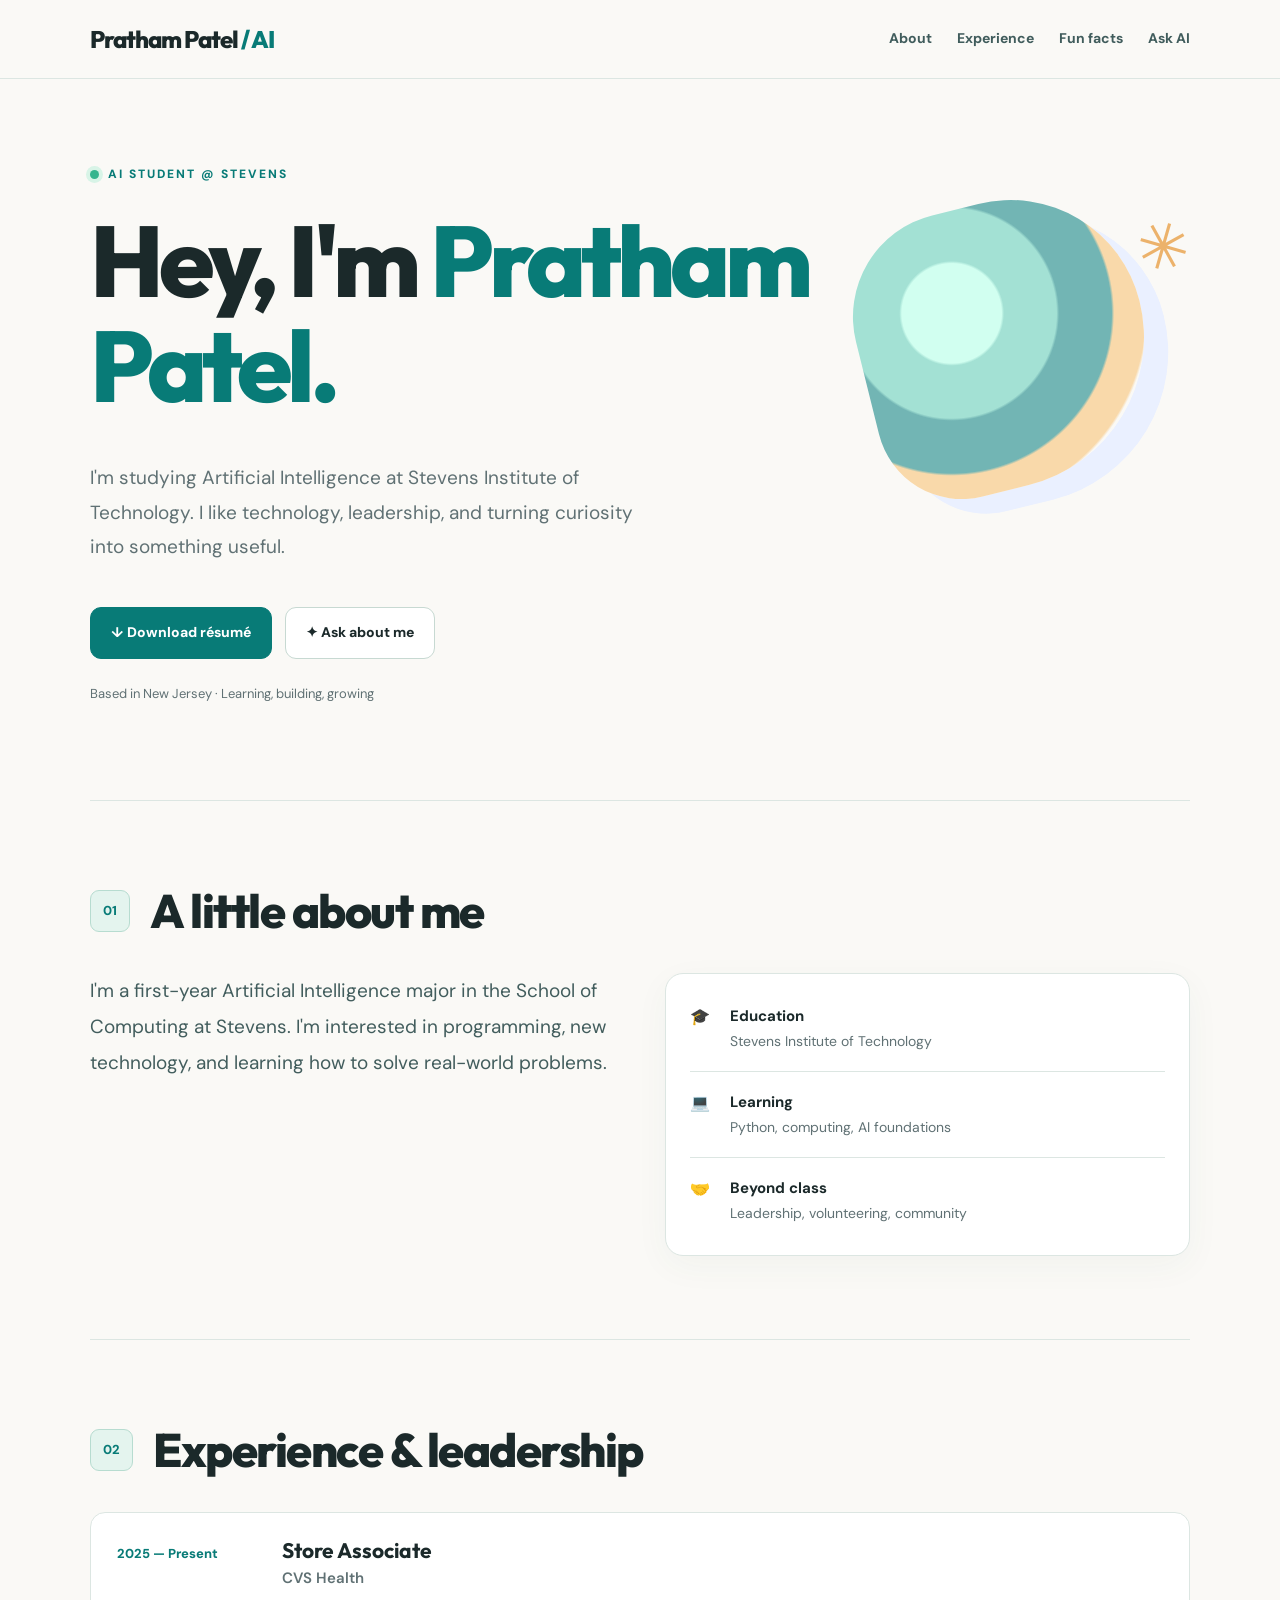
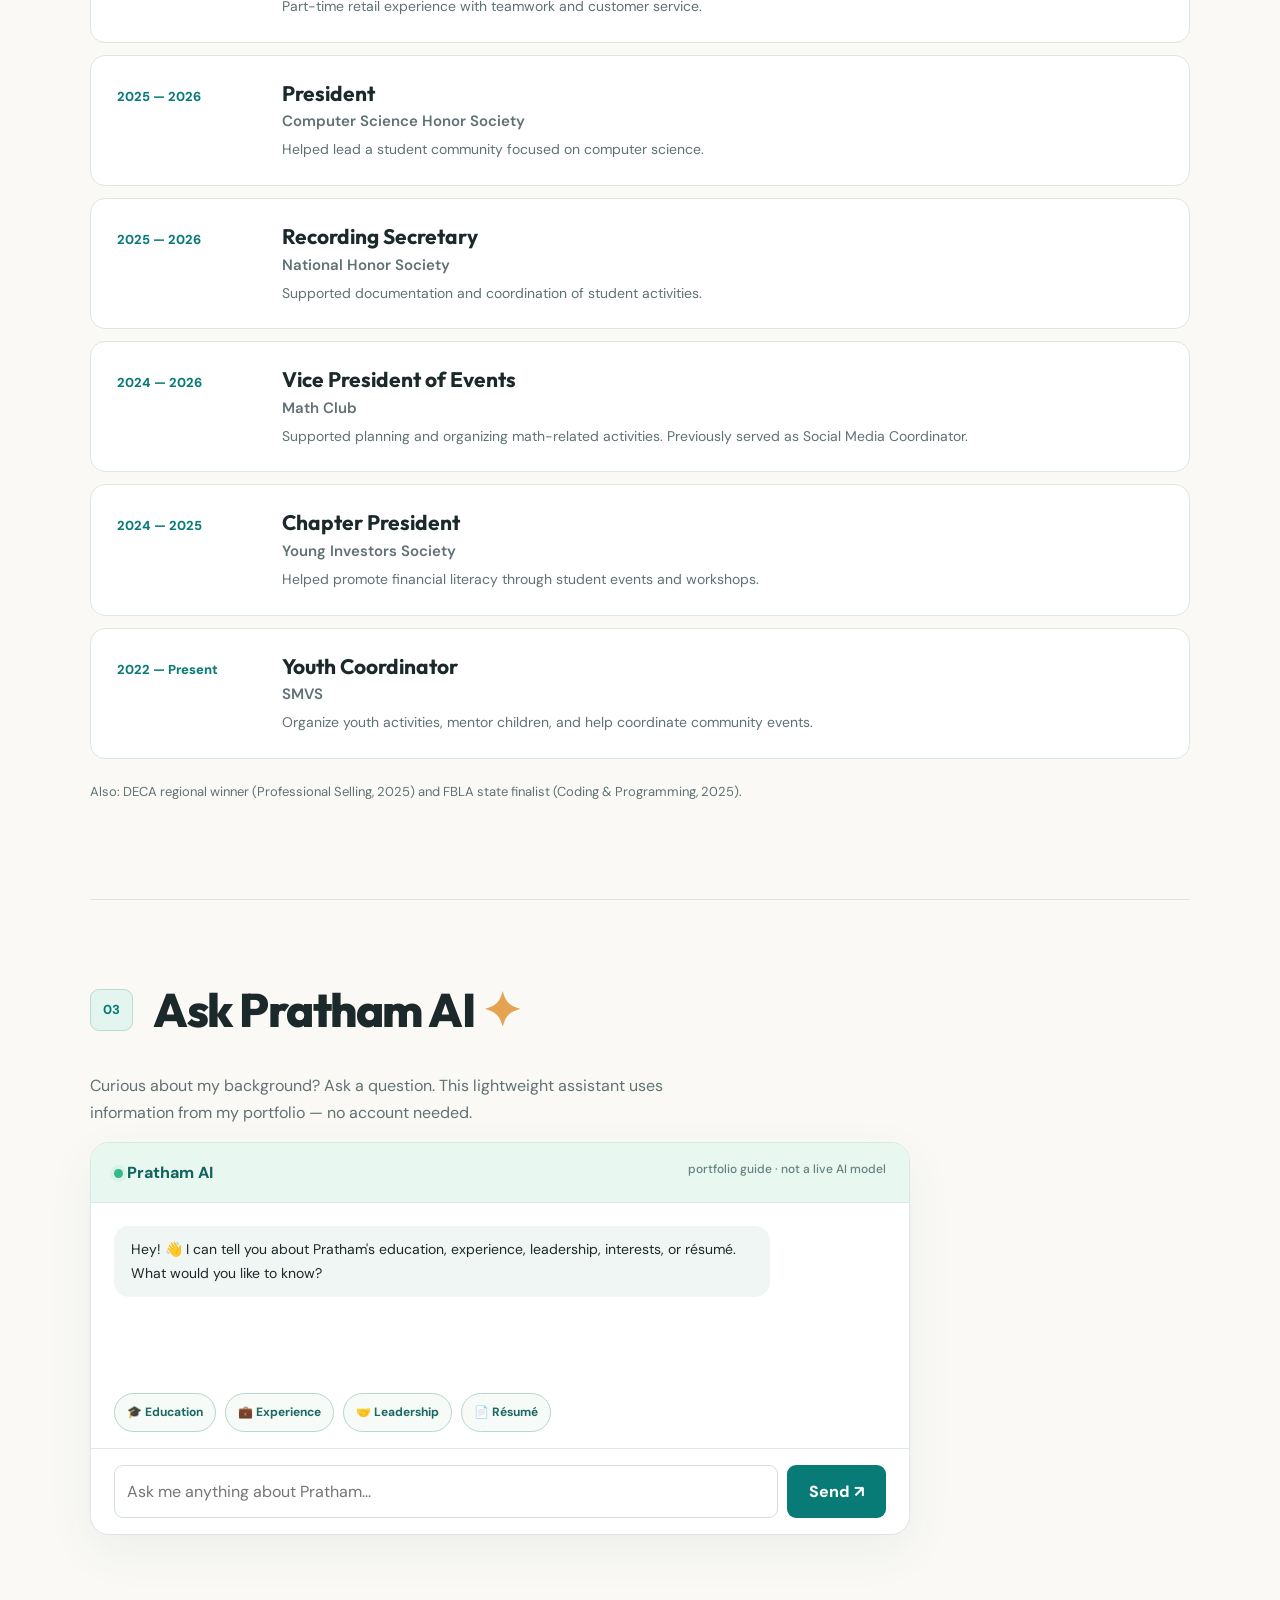
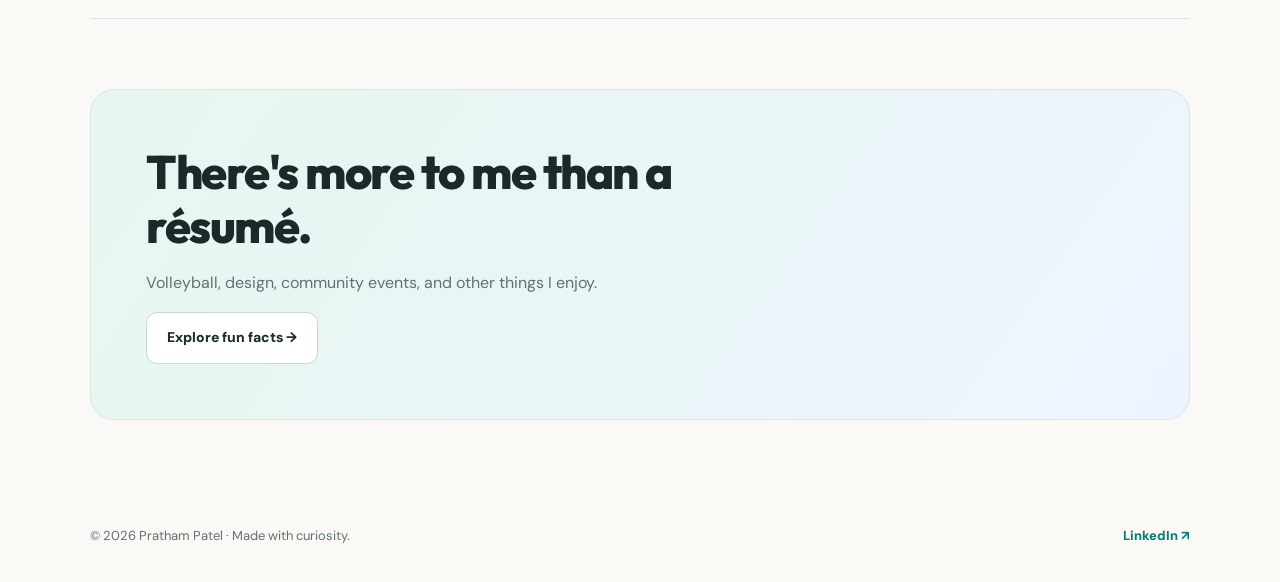
<file: index.html>
<!doctype html><html lang="en"><head><meta charset="utf-8"><meta name="viewport" content="width=device-width,initial-scale=1"><meta name="description" content="Pratham Patel — AI student at Stevens Institute of Technology. Experience, leadership, and more."><title>Pratham Patel | AI Student</title><link rel="stylesheet" href="style.css"></head><body><header class="top"><div class="wrap nav"><a class="brand" href="index.html">Pratham Patel<span> / AI</span></a><nav aria-label="Main navigation"><a href="#about">About</a><a href="#experience">Experience</a><a href="fun-facts.html">Fun facts</a><a href="#ask">Ask AI</a></nav></div></header><main class="wrap"><section class="hero"><div class="eyebrow"><span class="status"></span> AI STUDENT @ STEVENS</div><h1>Hey, I'm <span>Pratham Patel.</span></h1><p>I'm studying Artificial Intelligence at Stevens Institute of Technology. I like technology, leadership, and turning curiosity into something useful.</p><div class="actions"><a class="btn primary" href="Pratham-Patel-Resume.pdf" download>↓ Download résumé</a><a class="btn" href="#ask">✦ Ask about me</a></div><div class="micro">Based in New Jersey · Learning, building, growing</div></section><section id="about"><div class="section-head"><span class="num">01</span><h2>A little about me</h2></div><div class="split"><p>I'm a first-year Artificial Intelligence major in the School of Computing at Stevens. I'm interested in programming, new technology, and learning how to solve real-world problems.</p><div class="mini"><div>🎓 <strong>Education</strong><span>Stevens Institute of Technology</span></div><div>💻 <strong>Learning</strong><span>Python, computing, AI foundations</span></div><div>🤝 <strong>Beyond class</strong><span>Leadership, volunteering, community</span></div></div></div></section><section id="experience"><div class="section-head"><span class="num">02</span><h2>Experience & leadership</h2></div><div class="items"><article><span class="when">2025 — Present</span><div><h3>Store Associate <small>CVS Health</small></h3><p>Part-time retail experience with teamwork and customer service.</p></div></article><article><span class="when">2025 — 2026</span><div><h3>President <small>Computer Science Honor Society</small></h3><p>Helped lead a student community focused on computer science.</p></div></article><article><span class="when">2025 — 2026</span><div><h3>Recording Secretary <small>National Honor Society</small></h3><p>Supported documentation and coordination of student activities.</p></div></article><article><span class="when">2024 — 2026</span><div><h3>Vice President of Events <small>Math Club</small></h3><p>Supported planning and organizing math-related activities. Previously served as Social Media Coordinator.</p></div></article><article><span class="when">2024 — 2025</span><div><h3>Chapter President <small>Young Investors Society</small></h3><p>Helped promote financial literacy through student events and workshops.</p></div></article><article><span class="when">2022 — Present</span><div><h3>Youth Coordinator <small>SMVS</small></h3><p>Organize youth activities, mentor children, and help coordinate community events.</p></div></article></div><p class="subtle">Also: DECA regional winner (Professional Selling, 2025) and FBLA state finalist (Coding & Programming, 2025).</p></section><section id="ask"><div class="section-head"><span class="num">03</span><h2>Ask Pratham AI <span class="star">✦</span></h2></div><p class="section-intro">Curious about my background? Ask a question. This lightweight assistant uses information from my portfolio — no account needed.</p><div class="chat"><div class="chatbar"><span class="status"></span> Pratham AI <span class="chatnote">portfolio guide · not a live AI model</span></div><div id="messages" class="messages" aria-live="polite"><div class="bubble bot">Hey! 👋 I can tell you about Pratham's education, experience, leadership, interests, or résumé. What would you like to know?</div></div><div class="suggestions"><button data-question="Where does Pratham study?">🎓 Education</button><button data-question="What experience does Pratham have?">💼 Experience</button><button data-question="What leadership roles has Pratham held?">🤝 Leadership</button><button data-question="How can I get Pratham's resume?">📄 Résumé</button></div><form id="askform"><label class="sr" for="question">Your question</label><input id="question" maxlength="180" placeholder="Ask me anything about Pratham..." autocomplete="off"><button type="submit">Send ↗</button></form></div></section><section class="closing"><h2>There's more to me than a résumé.</h2><p>Volleyball, design, community events, and other things I enjoy.</p><a class="btn" href="fun-facts.html">Explore fun facts →</a></section></main><footer class="wrap foot"><span>© 2026 Pratham Patel · Made with curiosity.</span><a href="https://www.linkedin.com/in/pratham-patel-451640292/" target="_blank" rel="noopener noreferrer">LinkedIn ↗</a></footer><script src="script.js"></script></body></html>
</file>
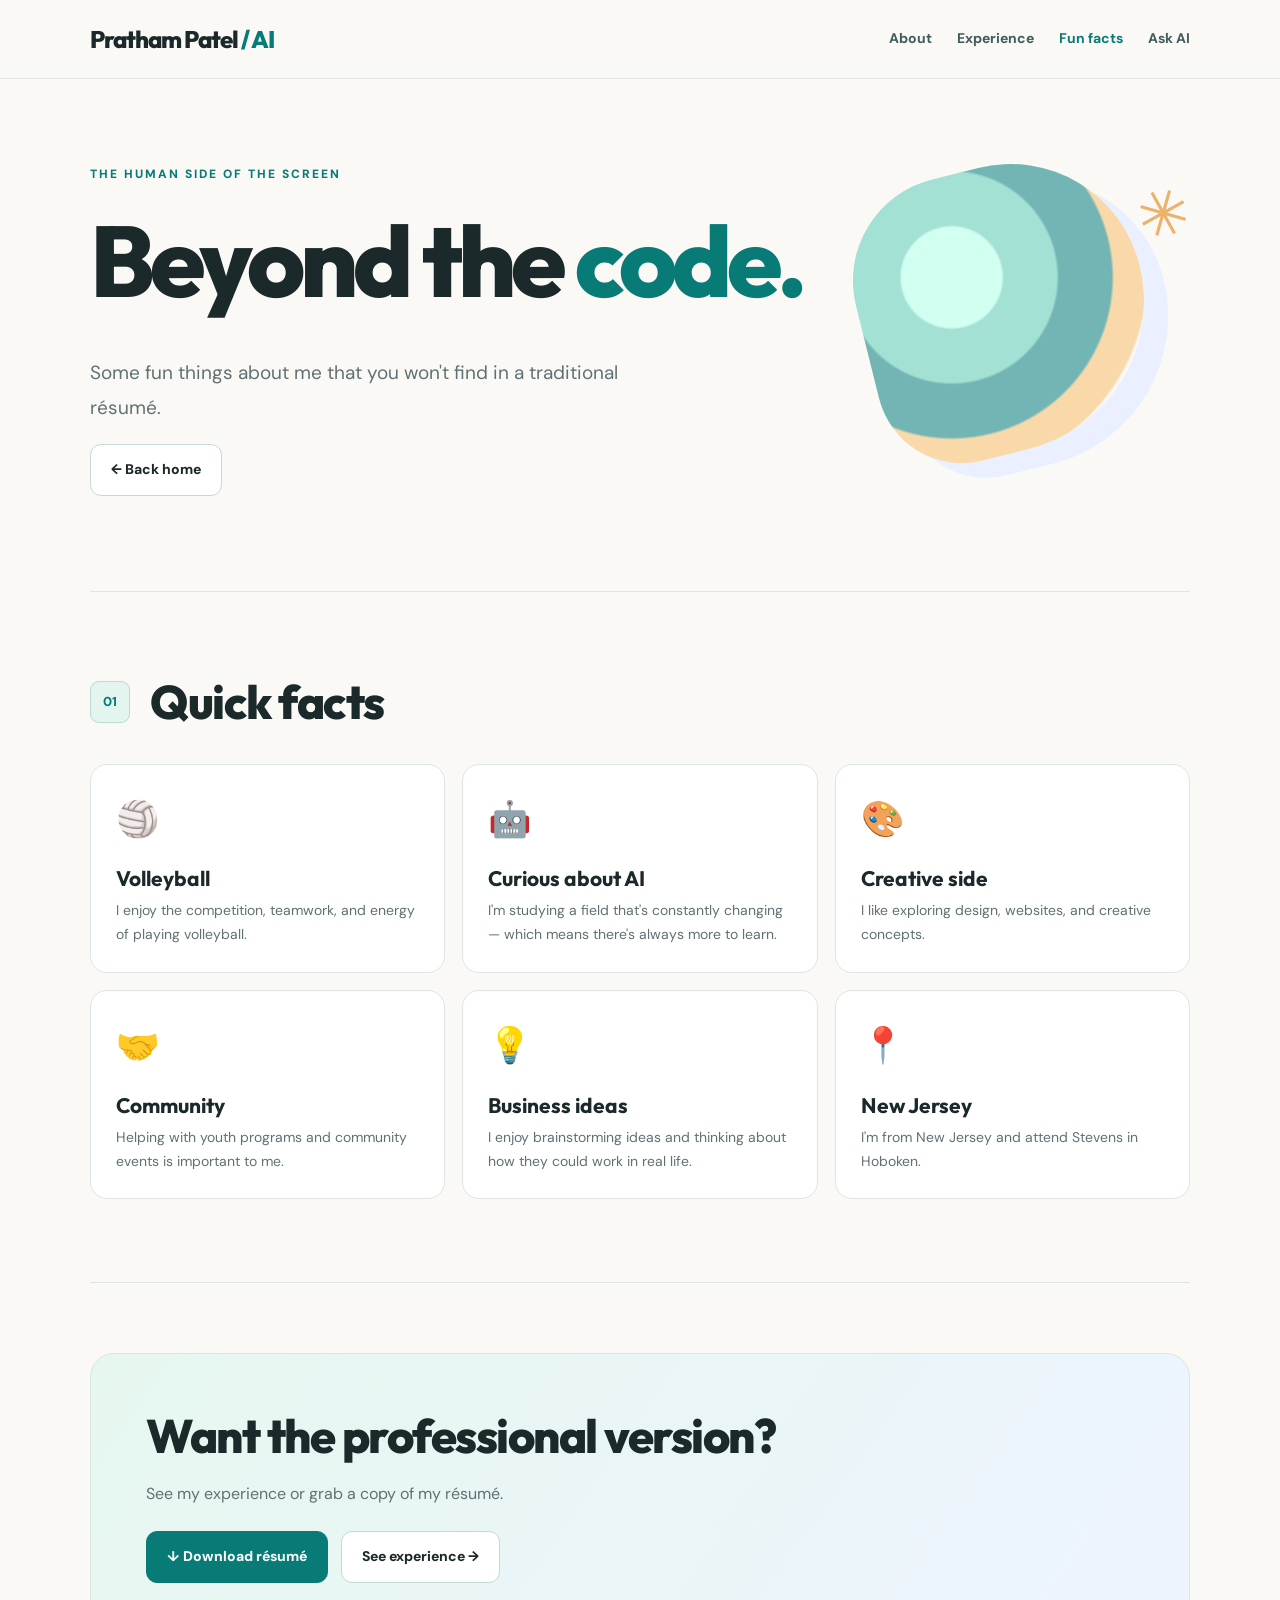
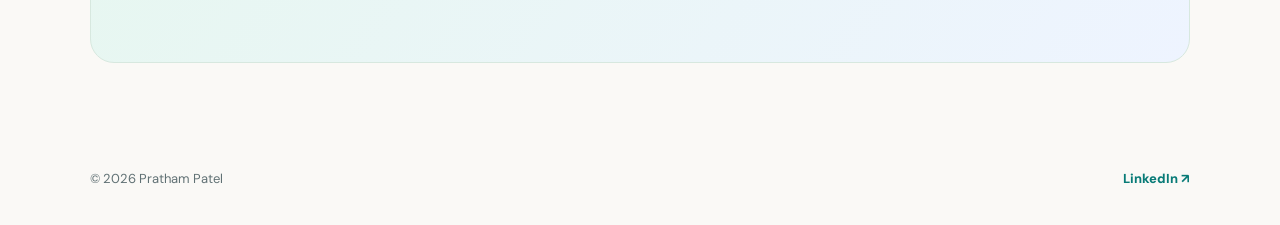
<file: fun-facts.html>
<!doctype html><html lang="en"><head><meta charset="utf-8"><meta name="viewport" content="width=device-width,initial-scale=1"><title>Fun Facts | Pratham Patel</title><link rel="stylesheet" href="style.css"></head><body><header class="top"><div class="wrap nav"><a class="brand" href="index.html">Pratham Patel<span> / AI</span></a><nav><a href="index.html#about">About</a><a href="index.html#experience">Experience</a><a href="fun-facts.html" aria-current="page">Fun facts</a><a href="index.html#ask">Ask AI</a></nav></div></header><main class="wrap"><section class="hero short"><div class="eyebrow">THE HUMAN SIDE OF THE SCREEN</div><h1>Beyond the <span>code.</span></h1><p>Some fun things about me that you won't find in a traditional résumé.</p><a class="btn" href="index.html">← Back home</a></section><section><div class="section-head"><span class="num">01</span><h2>Quick facts</h2></div><div class="facts"><article><div class="emoji">🏐</div><h3>Volleyball</h3><p>I enjoy the competition, teamwork, and energy of playing volleyball.</p></article><article><div class="emoji">🤖</div><h3>Curious about AI</h3><p>I'm studying a field that's constantly changing — which means there's always more to learn.</p></article><article><div class="emoji">🎨</div><h3>Creative side</h3><p>I like exploring design, websites, and creative concepts.</p></article><article><div class="emoji">🤝</div><h3>Community</h3><p>Helping with youth programs and community events is important to me.</p></article><article><div class="emoji">💡</div><h3>Business ideas</h3><p>I enjoy brainstorming ideas and thinking about how they could work in real life.</p></article><article><div class="emoji">📍</div><h3>New Jersey</h3><p>I'm from New Jersey and attend Stevens in Hoboken.</p></article></div></section><section class="closing"><h2>Want the professional version?</h2><p>See my experience or grab a copy of my résumé.</p><div class="actions"><a class="btn primary" href="Pratham-Patel-Resume.pdf" download>↓ Download résumé</a><a class="btn" href="index.html#experience">See experience →</a></div></section></main><footer class="wrap foot"><span>© 2026 Pratham Patel</span><a href="https://www.linkedin.com/in/pratham-patel-451640292/" target="_blank" rel="noopener noreferrer">LinkedIn ↗</a></footer></body></html>
</file>
<file: style.css>
@import url('https://fonts.googleapis.com/css2?family=DM+Sans:wght@400;500;600;700&family=Outfit:wght@400;500;600;700;800&display=swap');
:root{--bg:#faf9f6;--white:#fff;--ink:#1b292a;--muted:#607174;--teal:#087b77;--pale:#e4f4ee;--line:#dce6e2;--peach:#ffdebb;--blue:#e7efff}*{box-sizing:border-box}html{scroll-behavior:smooth}body{margin:0;background:var(--bg);color:var(--ink);font:16px/1.7 'DM Sans',sans-serif}a{color:inherit;text-decoration:none}button,input{font:inherit}button{cursor:pointer}a:focus-visible,button:focus-visible,input:focus-visible{outline:3px solid #10a6a0;outline-offset:3px}.wrap{width:min(1100px,calc(100% - 44px));margin:auto}.top{position:sticky;top:0;z-index:10;background:#faf9f6ed;backdrop-filter:blur(15px);border-bottom:1px solid var(--line)}.nav{min-height:78px;display:flex;justify-content:space-between;align-items:center;gap:18px}.brand{font:800 24px 'Outfit',sans-serif;letter-spacing:-1px}.brand span{color:var(--teal)}nav{display:flex;gap:25px;flex-wrap:wrap}nav a{font-size:14px;font-weight:700;color:#405c5c}nav a:hover,nav a[aria-current]{color:var(--teal)}section{padding:83px 0;border-bottom:1px solid var(--line)}.hero{position:relative;isolation:isolate;min-height:560px;display:flex;flex-direction:column;justify-content:center;align-items:flex-start;padding:85px 0 95px}.hero:before{content:'';position:absolute;z-index:-1;right:4%;top:17%;width:285px;height:285px;background:radial-gradient(circle at 35% 35%,#d1fff0 0 19%,#a3e1d4 20% 40%,#72b5b4 41% 61%,#f9d9aa 62% 74%,transparent 75%);border-radius:44% 56% 64% 36%;transform:rotate(-14deg);box-shadow:20px 20px 0 #eaf0ff}.hero:after{content:'✳';position:absolute;right:0;top:16%;font-size:64px;color:#ecb26b;transform:rotate(16deg)}.eyebrow{display:inline-flex;align-items:center;gap:9px;font-size:12px;font-weight:800;letter-spacing:2px;color:var(--teal);text-transform:uppercase}.status{display:inline-block;width:9px;height:9px;background:#36b58e;border-radius:50%;box-shadow:0 0 0 4px #d8f4e7}.hero h1{font:800 clamp(56px,8vw,100px)/1.05 'Outfit',sans-serif;letter-spacing:-5px;margin:24px 0;max-width:740px}.hero h1 span{color:var(--teal)}.hero p{font-size:19px;color:var(--muted);max-width:565px;line-height:1.8}.actions{display:flex;gap:13px;flex-wrap:wrap;margin:24px 0}.btn{display:inline-flex;align-items:center;justify-content:center;border:1px solid #c7d9d2;border-radius:11px;padding:13px 20px;font-weight:800;font-size:14px;background:white;transition:transform .2s,box-shadow .2s}.btn:hover{transform:translateY(-3px);box-shadow:0 9px 25px #235a4a1a}.btn.primary{background:var(--teal);color:white;border-color:var(--teal)}.micro,.subtle{color:var(--muted);font-size:13px}.section-head{display:flex;gap:20px;align-items:center;margin-bottom:35px}.num{background:var(--pale);border:1px solid #b7dcd0;border-radius:9px;color:var(--teal);font-size:13px;font-weight:800;padding:9px 12px}h2{font:800 clamp(32px,4vw,47px)/1.15 'Outfit',sans-serif;letter-spacing:-1.5px;margin:0}h3{font:700 21px 'Outfit',sans-serif;line-height:1.35}.split{display:grid;grid-template-columns:1fr 1fr;gap:50px;align-items:start}.split>p{font-size:19px;line-height:1.9;margin:0;color:#425d5d}.mini{background:#fff;border:1px solid var(--line);padding:12px 24px;border-radius:18px;box-shadow:0 10px 35px #345d4d0b}.mini>div{display:grid;grid-template-columns:32px 1fr;column-gap:8px;align-items:center;padding:17px 0;border-bottom:1px solid var(--line)}.mini>div:last-child{border:0}.mini strong{font-size:15px}.mini span{grid-column:2;color:var(--muted);font-size:14px}.items{display:grid;gap:12px}.items article{background:white;border:1px solid var(--line);border-radius:15px;padding:23px 26px;display:grid;grid-template-columns:150px 1fr;gap:15px;transition:transform .2s,border-color .2s}.items article:hover{transform:translateY(-2px);border-color:#9dcfc3}.when{color:var(--teal);font-size:13px;font-weight:800;padding-top:7px}.items h3{margin:0 0 7px}.items h3 small{font:600 15px 'DM Sans',sans-serif;color:var(--muted);display:block;margin-top:4px}.items p{margin:0;color:var(--muted);font-size:14px}.subtle{margin-top:22px}.section-intro{color:var(--muted);max-width:660px}.star{color:#e4a351}.chat{background:white;border:1px solid var(--line);border-radius:19px;box-shadow:0 16px 48px #234f4810;overflow:hidden;max-width:820px}.chatbar{background:#e9f7f1;padding:16px 23px;font-weight:800;color:#13635f;border-bottom:1px solid var(--line)}.chatnote{float:right;font-weight:500;color:#63817d;font-size:12px}.messages{min-height:190px;max-height:350px;overflow-y:auto;padding:23px;display:flex;flex-direction:column;gap:13px}.bubble{max-width:85%;border-radius:15px;padding:12px 17px;font-size:14px;line-height:1.65}.bubble.bot{align-self:flex-start;background:#f0f6f3}.bubble.user{align-self:flex-end;background:#d9f2e8}.suggestions{display:flex;gap:9px;flex-wrap:wrap;padding:0 23px 16px}.suggestions button{border:1px solid #b8d6cd;background:#f6fbf8;border-radius:25px;padding:8px 12px;color:#1c6862;font-size:12px;font-weight:700}#askform{display:flex;gap:9px;border-top:1px solid var(--line);padding:16px 23px}#askform input{flex:1;min-width:0;border:1px solid #d2dfd9;border-radius:9px;padding:12px;background:#fff}#askform button{background:var(--teal);border:0;border-radius:9px;padding:12px 22px;color:#fff;font-weight:800}.sr{position:absolute;width:1px;height:1px;overflow:hidden;clip:rect(0,0,0,0)}.closing{background:linear-gradient(125deg,#e6f7ef,#eef4ff);border-radius:24px;padding:55px;margin:70px 0;border:1px solid #d7e8df}.closing h2{max-width:640px}.closing p{color:var(--muted)}.foot{display:flex;justify-content:space-between;gap:20px;flex-wrap:wrap;padding:35px 0;color:var(--muted);font-size:13px}.foot a{color:var(--teal);font-weight:800}.hero.short{min-height:400px}.facts{display:grid;grid-template-columns:repeat(3,1fr);gap:17px}.facts article{padding:25px;background:white;border:1px solid var(--line);border-radius:17px;transition:transform .2s}.facts article:hover{transform:translateY(-4px)}.facts .emoji{font-size:35px}.facts h3{margin:15px 0 7px}.facts p{font-size:14px;color:var(--muted);margin:0}@media(max-width:760px){.nav{padding:16px 0;align-items:flex-start;flex-direction:column;gap:7px}nav{gap:16px}.hero{min-height:510px}.hero:before{opacity:.27;right:0;top:22%;width:210px;height:210px}.hero:after{opacity:.45}.hero h1{letter-spacing:-3px}.split{grid-template-columns:1fr;gap:25px}.items article{grid-template-columns:1fr;gap:5px}.facts{grid-template-columns:repeat(2,1fr)}section{padding:65px 0}.closing{margin:55px 0;padding:32px}}@media(max-width:480px){.wrap{width:calc(100% - 34px)}.hero h1{font-size:57px}.facts{grid-template-columns:1fr}.chatnote{float:none;display:block;margin-top:5px}.suggestions{padding:0 13px 15px}#askform{padding:13px}#askform button{padding:11px}.closing{padding:25px}}@media(prefers-reduced-motion:reduce){html{scroll-behavior:auto}*,*:before,*:after{transition:none!important}}
</file>
